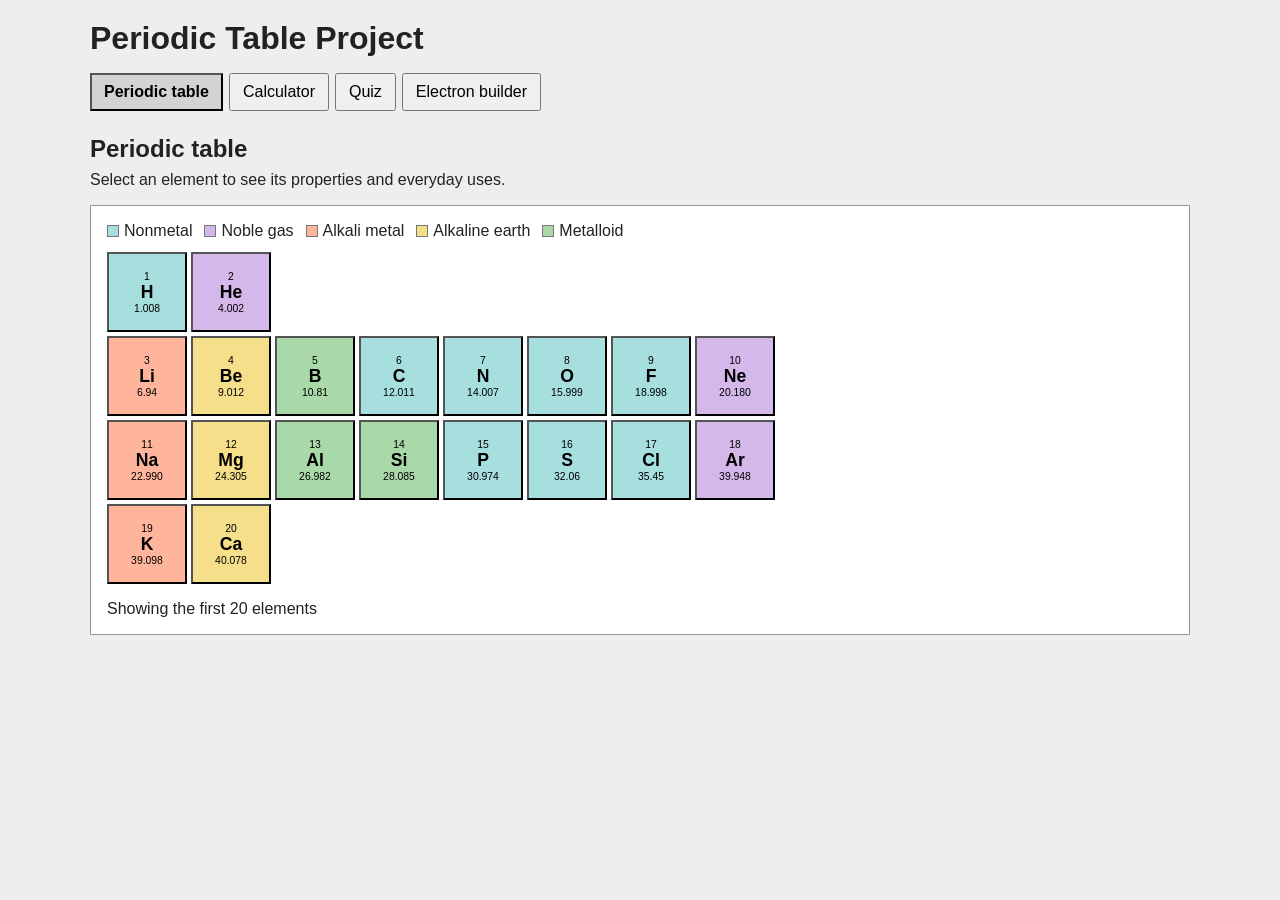
<file: index.html>
<!DOCTYPE html>
<html lang="en">
<head>
    <meta charset="UTF-8">
    <meta name="viewport" content="width=device-width, initial-scale=1.0">
    <meta name="theme-color" content="#eeeeee">
    <title>Periodic Table Project</title>
    <link rel="stylesheet" href="style.css">
    <script defer src="script.js"></script>
</head>
<body>
    <div class="app-shell">
        <header class="site-header">
            <h1>Periodic Table Project</h1>
            <nav class="main-nav" role="tablist" aria-label="Learning activities">
                <button class="nav-tab is-active" id="tab-table" type="button" role="tab" aria-selected="true" aria-controls="panel-table" data-panel="table">Periodic table</button>
                <button class="nav-tab" id="tab-calculator" type="button" role="tab" aria-selected="false" aria-controls="panel-calculator" data-panel="calculator">Calculator</button>
                <button class="nav-tab" id="tab-quiz" type="button" role="tab" aria-selected="false" aria-controls="panel-quiz" data-panel="quiz">Quiz</button>
                <button class="nav-tab" id="tab-builder" type="button" role="tab" aria-selected="false" aria-controls="panel-builder" data-panel="builder">Electron builder</button>
            </nav>
        </header>

        <main>
            <section class="app-panel is-active" id="panel-table" role="tabpanel" aria-labelledby="tab-table" data-panel-view="table">
                <div class="section-heading">
                    <div>
                        <h1>Periodic table</h1>
                        <p class="section-intro">Select an element to see its properties and everyday uses.</p>
                    </div>
                </div>
                <div class="table-card">
                    <div class="table-legend" aria-label="Element categories">
                        <span><i class="legend-dot nonmetal"></i>Nonmetal</span>
                        <span><i class="legend-dot noble"></i>Noble gas</span>
                        <span><i class="legend-dot alkali"></i>Alkali metal</span>
                        <span><i class="legend-dot alkaline"></i>Alkaline earth</span>
                        <span><i class="legend-dot metalloid"></i>Metalloid</span>
                    </div>
                    <div class="table-scroll" tabindex="0" aria-label="Scrollable periodic table">
                        <div class="periodic-grid" id="periodic-grid" aria-label="First 20 elements of the periodic table"></div>
                    </div>
                    <p class="table-caption">Showing the first 20 elements</p>
                </div>
            </section>

            <section class="app-panel" id="panel-calculator" role="tabpanel" aria-labelledby="tab-calculator" data-panel-view="calculator" hidden>
                <div class="section-heading">
                    <div>
                        <h1>Calculator</h1>
                        <p class="section-intro">Use the keypad or your keyboard. Supports brackets, square roots, and powers.</p>
                    </div>
                </div>
                <section id="calculator" class="calculator-card" aria-label="Calculator">
                    <div class="display-panel" aria-live="polite">
                        <output id="display" class="result" aria-label="Calculator display">0</output>
                    </div>
                    <div id="keys" class="keys">
                        <button type="button" data-value="(" class="function-btn">(</button>
                        <button type="button" data-value=")" class="function-btn">)</button>
                        <button type="button" data-action="backspace" class="function-btn" aria-label="Backspace">⌫</button>
                        <button type="button" data-action="clear" class="function-btn">AC</button>
                        <button type="button" data-value="sqrt(" class="function-btn">√</button>
                        <button type="button" data-value="^2" class="function-btn">x²</button>
                        <button type="button" data-value="^" class="function-btn">xʸ</button>
                        <button type="button" data-value="/" class="operator-btn">÷</button>
                        <button type="button" data-value="7">7</button>
                        <button type="button" data-value="8">8</button>
                        <button type="button" data-value="9">9</button>
                        <button type="button" data-value="*" class="operator-btn">×</button>
                        <button type="button" data-value="4">4</button>
                        <button type="button" data-value="5">5</button>
                        <button type="button" data-value="6">6</button>
                        <button type="button" data-value="-" class="operator-btn">−</button>
                        <button type="button" data-value="1">1</button>
                        <button type="button" data-value="2">2</button>
                        <button type="button" data-value="3">3</button>
                        <button type="button" data-value="+" class="operator-btn">+</button>
                        <button type="button" data-value="0" class="zero-btn">0</button>
                        <button type="button" data-value=".">.</button>
                        <button type="button" data-action="calculate" class="equals-btn">=</button>
                    </div>
                </section>
            </section>

            <section class="app-panel" id="panel-quiz" role="tabpanel" aria-labelledby="tab-quiz" data-panel-view="quiz" hidden>
                <div class="section-heading">
                    <div>
                        <h1>Periodic table quiz</h1>
                        <p class="section-intro">Choose a quiz, then answer each question to see how you did.</p>
                    </div>
                </div>
                <section class="quiz-card" aria-label="Periodic table quiz">
                    <div id="quiz-menu" class="quiz-menu">
                        <h2>Choose a quiz</h2>
                        <div class="quiz-choice-grid">
                            <button class="button button-primary" type="button" data-quiz="1">Start Quiz 1</button>
                            <button class="button button-primary" type="button" data-quiz="2">Start Quiz 2</button>
                            <button class="button button-primary" type="button" data-quiz="3">Start Quiz 3</button>
                        </div>
                    </div>
                    <div id="question-container" hidden>
                        <div class="quiz-progress" id="quiz-progress" aria-live="polite"></div>
                        <h2 id="question">Question</h2>
                        <div id="answer-buttons" class="answer-grid"></div>
                        <p id="quiz-feedback" class="quiz-feedback" role="status" aria-live="polite"></p>
                        <div class="quiz-actions">
                            <button id="next-btn" class="button button-primary" type="button" hidden>Next question</button>
                            <button id="menu-btn" class="button button-quiet" type="button" hidden>Back to quizzes</button>
                        </div>
                    </div>
                </section>
            </section>

            <section class="app-panel" id="panel-builder" role="tabpanel" aria-labelledby="tab-builder" data-panel-view="builder" hidden>
                <div class="section-heading builder-heading">
                    <div>
                        <h1>Build an atom</h1>
                        <p class="section-intro">Drag electrons into the correct shells, then check your answer.</p>
                    </div>
                    <div class="score" aria-live="polite"><strong id="score-count">0</strong><span class="score-divider">/</span><span id="score-goal">5</span><span class="score-label">solved</span></div>
                </div>
                <section class="builder-card" aria-labelledby="prompt-title">
                    <div class="challenge-copy">
                        <h2 id="prompt-title">Build this: <span id="element-name">Hydrogen</span></h2>
                        <div class="element-label" aria-label="Target element">
                            <span class="atomic-number" id="atomic-number">1</span>
                            <strong id="element-symbol">H</strong>
                            <span class="element-name-small" id="element-label">Hydrogen</span>
                        </div>
                    </div>
                    <div class="atom-stage" id="atom-stage" aria-label="Atom diagram. Drag electrons from the tray into the shell slots.">
                        <div class="shell" data-shell="1"></div>
                        <div class="shell" data-shell="2"></div>
                        <div class="shell" data-shell="3"></div>
                        <div class="shell" data-shell="4"></div>
                        <div class="nucleus" aria-hidden="true"><span id="nucleus-symbol">H</span></div>
                    </div>
                    <div class="practice-controls">
                        <div class="status-line" id="status-message" role="status" aria-live="polite">Drag the electron into an open shell slot.</div>
                        <div class="action-row">
                            <label class="goal-control" for="goal-select">Practice
                                <select id="goal-select" aria-label="Choose practice goal">
                                    <option value="5" selected>5 elements</option>
                                    <option value="10">10 elements</option>
                                    <option value="20">20 elements</option>
                                    <option value="0">Endless</option>
                                </select>
                            </label>
                            <button id="hint-button" class="button button-quiet" type="button">Hint</button>
                            <button id="check-button" class="button button-primary" type="button">Check answer</button>
                            <button id="next-button" class="button button-next" type="button" hidden>Next element</button>
                        </div>
                    </div>
                    <footer class="electron-tray">
                        <div class="tray-heading"><strong>Electron tray</strong><span id="tray-count">1 electron</span></div>
                        <div class="tray" id="electron-tray" aria-label="Electron tray"></div>
                    </footer>
                </section>
            </section>
        </main>
    </div>

    <div id="element-modal" class="modal-overlay" role="dialog" aria-modal="true" aria-labelledby="modal-name" hidden>
        <div class="modal-content">
            <button class="close-btn" id="modal-close" type="button" aria-label="Close element details">&times;</button>
            <div class="modal-header">
                <span id="modal-symbol" class="modal-elem-symbol">H</span>
                <div>
                    <h2 id="modal-name">Hydrogen</h2>
                    <span id="modal-category" class="badge">Nonmetal</span>
                </div>
            </div>
            <div class="modal-body-grid">
                <div class="modal-stats">
                    <p><strong>Atomic number:</strong> <span id="modal-atomic-num">1</span></p>
                    <p><strong>Mass number:</strong> <span id="modal-mass">1.008</span></p>
                    <p><strong>Protons:</strong> <span id="modal-protons">1</span></p>
                    <p><strong>Melting point:</strong> <span id="modal-melt">-259.2°C</span></p>
                    <p><strong>Boiling point:</strong> <span id="modal-boil">-252.9°C</span></p>
                    <p><strong>Everyday use:</strong> <span id="modal-use">Rocket fuel and ammonia production.</span></p>
                </div>
                <div class="image-box"><span class="placeholder-text">Element information</span></div>
            </div>
        </div>
    </div>
</body>
</html>
</file>
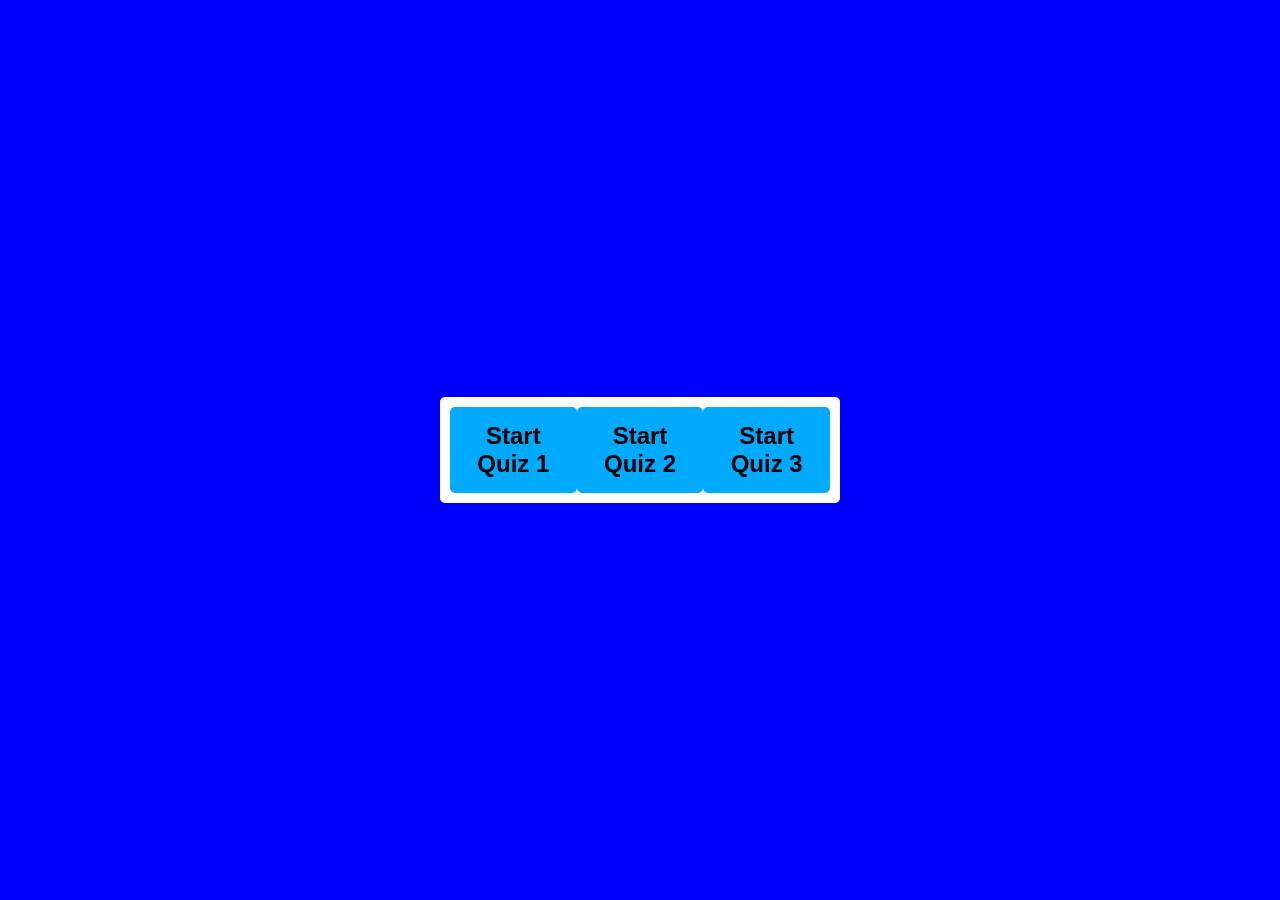
<file: Cameron Files/Index.html>
<!DOCTYPE html>
<html lang="en">
<head>
    <meta charset="UTF-8">
    <meta name="viewport" content="width=device-width, initial-scale=1.0">
    <link href="style.css" rel="stylesheet">
    <script defer src="script.js"></script>
    <title>Periodic Table Quiz</title>
</head>
<body>
<!--setting up the objects for the quiz-->
<div class="container">
    <div id="question-container" class="hide">
        <div id="question">Question</div>

        <div id="answer-buttons" class="btn-grid">
            <button class="btn">Answer 1</button>
            <button class="btn">Answer 2</button>
            <button class="btn">Answer 3</button>
            <button class="btn">Answer 4</button>
        </div>
    </div>

    <div class="controls">
        <button id="start-Q1-btn" class="start-Q1-btn btn">
            Start Quiz 1
        <button id="start-Q2-btn" class="start-Q2-btn btn">
            Start Quiz 2
        <button id="start-Q3-btn" class="start-Q3-btn btn">
            Start Quiz 3

        <button id="next-btn" class="next-btn btn hide">
            Next
        <button id="menu-btn" class="hide">Back to Main Menu</button>
        </button>
    </div>
</div>
</file>
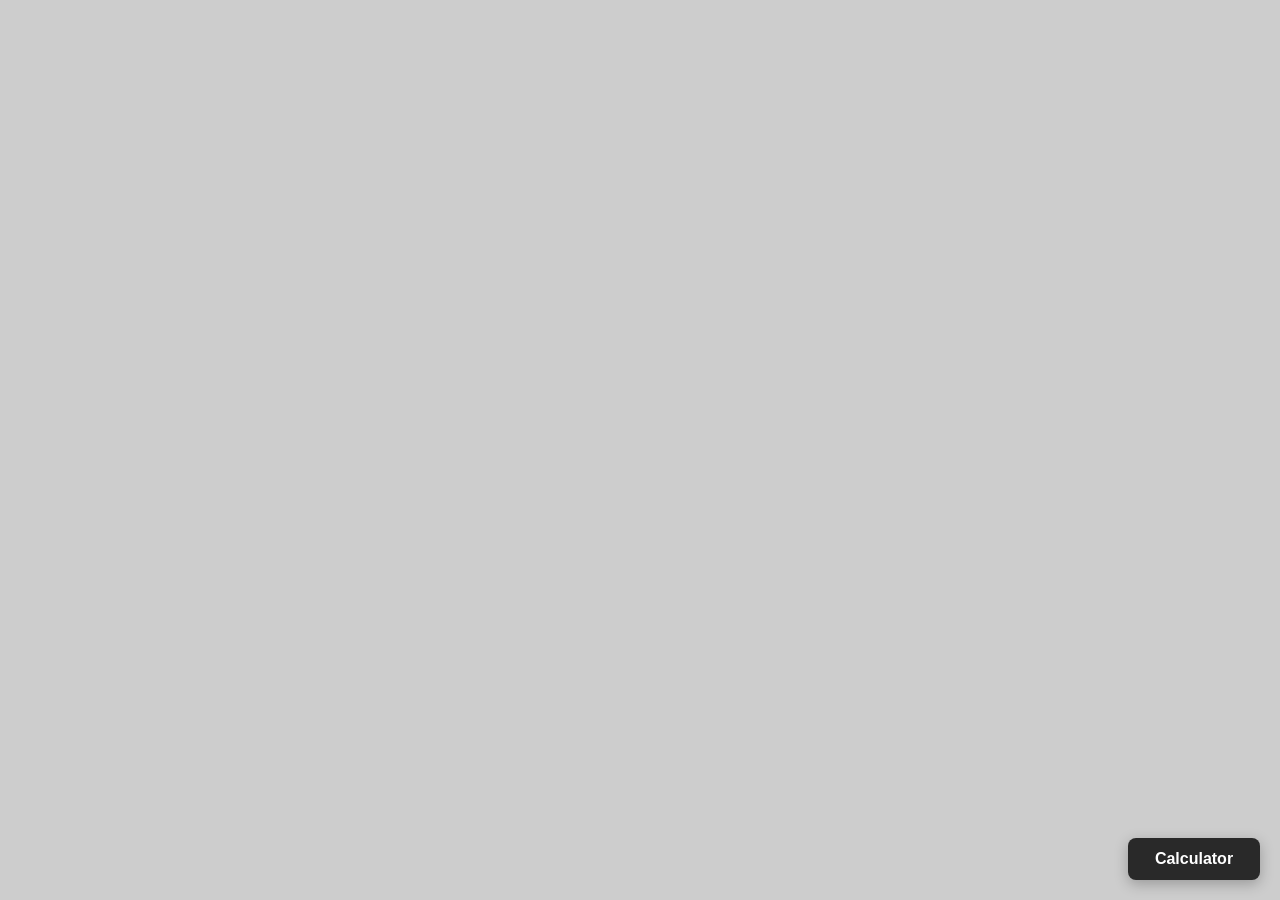
<file: calc.html>
<!DOCTYPE html>
<html lang="en">
<head>
    <meta charset="UTF-8">
    <meta name="viewport" content="width=device-width, initial-scale=1.0">
    <title>Calculator</title>
    <link rel="stylesheet" href="calc.css">
</head>
<body>
    <button id="calculator-toggle" type="button" aria-expanded="false" aria-controls="calculator">
        Calculator
    </button>

    <section id="calculator" aria-label="Calculator" hidden>
        <header class="calculator-header">
            <h1>Calculator</h1>
            <button id="calculator-close" class="close-btn" type="button" aria-label="Close calculator">&times;</button>
        </header>
        <div class="display-panel" aria-live="polite">
            <output id="display" class="result" aria-label="Calculator display">0</output>
        </div>
        <div id="keys" class="keys">
            <button type="button" data-value="(" class="function-btn">(</button>
            <button type="button" data-value=")" class="function-btn">)</button>
            <button type="button" data-action="backspace" class="function-btn">C</button>
            <button type="button" data-action="clear" class="function-btn">AC</button>

            <button type="button" data-value="sqrt(" class="function-btn">√</button>
            <button type="button" data-value="^2" class="function-btn">x²</button>
            <button type="button" data-value="^" class="function-btn">xʸ</button>
            <button type="button" data-value="/" class="operator-btn">÷</button>

            <button type="button" data-value="7">7</button>
            <button type="button" data-value="8">8</button>
            <button type="button" data-value="9">9</button>
            <button type="button" data-value="*" class="operator-btn">×</button>

            <button type="button" data-value="4">4</button>
            <button type="button" data-value="5">5</button>
            <button type="button" data-value="6">6</button>
            <button type="button" data-value="-" class="operator-btn">−</button>

            <button type="button" data-value="1">1</button>
            <button type="button" data-value="2">2</button>
            <button type="button" data-value="3">3</button>
            <button type="button" data-value="+" class="operator-btn">+</button>

            <button type="button" data-value="0" class="zero-btn">0</button>
            <button type="button" data-value=".">.</button>
            <button type="button" data-action="calculate" class="equals-btn">=</button>
        </div>
    </section>

    <script src="calc.js"></script>
</body>
</html>
</file>
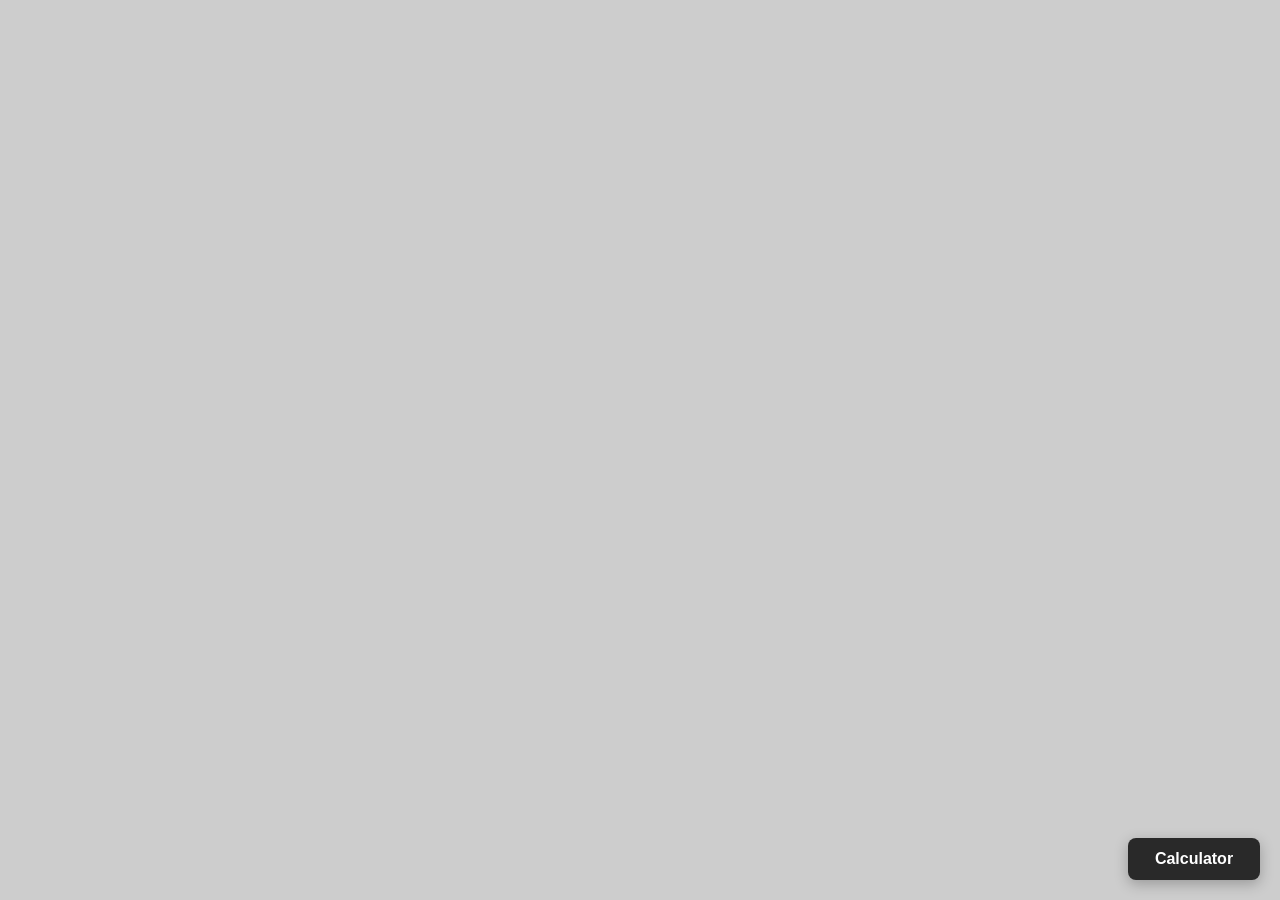
<file: Marks Files/calc.html>
<!DOCTYPE html>
<html lang="en">
<head>
    <meta charset="UTF-8">
    <meta name="viewport" content="width=device-width, initial-scale=1.0">
    <title>Calculator</title>
    <link rel="stylesheet" href="calc.css">
</head>
<body>
    <button id="calculator-toggle" type="button" aria-expanded="false" aria-controls="calculator">
        Calculator
    </button>

    <section id="calculator" aria-label="Calculator" hidden>
        <header class="calculator-header">
            <h1>Calculator</h1>
            <button id="calculator-close" class="close-btn" type="button" aria-label="Close calculator">&times;</button>
        </header>
        <div class="display-panel" aria-live="polite">
            <output id="display" class="result" aria-label="Calculator display">0</output>
        </div>
        <div id="keys" class="keys">
            <button type="button" data-value="(" class="function-btn">(</button>
            <button type="button" data-value=")" class="function-btn">)</button>
            <button type="button" data-action="backspace" class="function-btn">⌫</button>
            <button type="button" data-action="clear" class="function-btn">AC</button>

            <button type="button" data-value="sqrt(" class="function-btn">√</button>
            <button type="button" data-value="^2" class="function-btn">x²</button>
            <button type="button" data-value="^" class="function-btn">xʸ</button>
            <button type="button" data-value="/" class="operator-btn">÷</button>

            <button type="button" data-value="7">7</button>
            <button type="button" data-value="8">8</button>
            <button type="button" data-value="9">9</button>
            <button type="button" data-value="*" class="operator-btn">×</button>

            <button type="button" data-value="4">4</button>
            <button type="button" data-value="5">5</button>
            <button type="button" data-value="6">6</button>
            <button type="button" data-value="-" class="operator-btn">−</button>

            <button type="button" data-value="1">1</button>
            <button type="button" data-value="2">2</button>
            <button type="button" data-value="3">3</button>
            <button type="button" data-value="+" class="operator-btn">+</button>

            <button type="button" data-value="0" class="zero-btn">0</button>
            <button type="button" data-value=".">.</button>
            <button type="button" data-action="calculate" class="equals-btn">=</button>
        </div>
    </section>

    <script src="calc.js"></script>
</body>
</html>
</file>
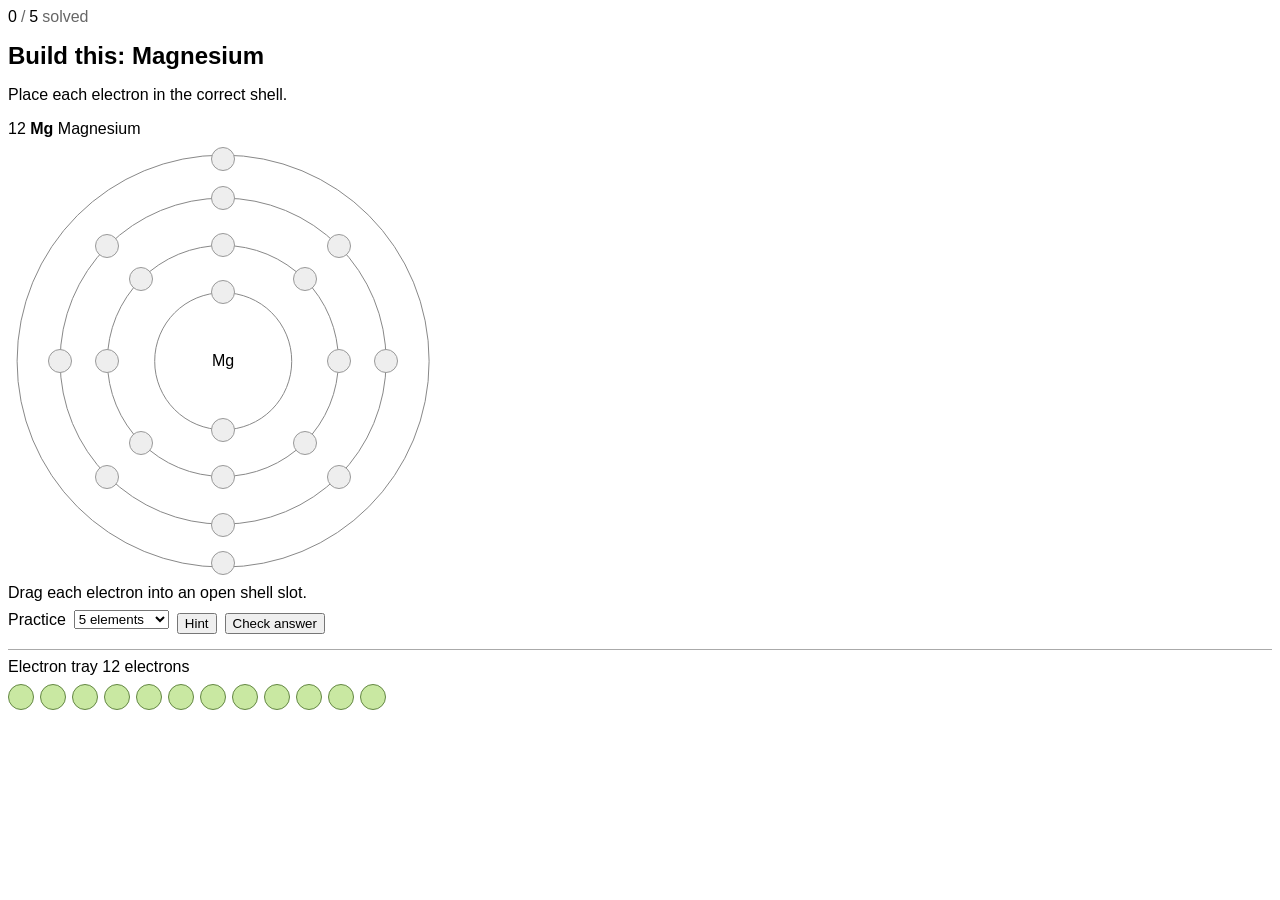
<file: Tyler testing Files/Drag.html>
<!DOCTYPE html>
<html lang="en">
<head>
    <meta charset="UTF-8">
    <meta name="viewport" content="width=device-width, initial-scale=1.0">
    <meta name="theme-color" content="#f2f4ef">
    <link rel="stylesheet" href="main.css">
</head>
<body>
    <main id="container">
        <header class="topbar">
            <div class="score" aria-live="polite"><span id="score-count">0</span><span class="score-divider">/</span><span id="score-goal">5</span><span class="score-label">solved</span></div>
        </header>

        <section class="practice" aria-labelledby="prompt-title">
            <div class="challenge-copy">
                <h1 id="prompt-title">Build this: <span id="element-name">Hydrogen</span></h1>
                <p class="prompt-line">Place each electron in the correct shell.</p>
                <div class="element-label" aria-label="Target element">
                    <span class="atomic-number" id="atomic-number">1</span>
                    <strong id="element-symbol">H</strong>
                    <span class="element-name-small" id="element-label">Hydrogen</span>
                </div>
            </div>

            <div class="atom-stage" id="atom-stage" aria-label="Atom diagram. Drag electrons from the tray into the shell slots.">
                <div class="shell" data-shell="1"></div>
                <div class="shell" data-shell="2"></div>
                <div class="shell" data-shell="3"></div>
                <div class="shell" data-shell="4"></div>
                <div class="nucleus" aria-hidden="true"><span id="nucleus-symbol">H</span></div>
            </div>

            <div class="practice-controls">
                <div class="status-line" id="status-message" role="status" aria-live="polite">Drag the electron into an open shell slot.</div>
                <div class="action-row">
                    <label class="goal-control" for="goal-select">Practice
                        <select id="goal-select" aria-label="Choose practice goal">
                            <option value="5" selected>5 elements</option>
                            <option value="10">10 elements</option>
                            <option value="20">20 elements</option>
                            <option value="0">Endless</option>
                        </select>
                    </label>
                    <button id="hint-button" class="button button-quiet" type="button">Hint</button>
                    <button id="check-button" class="button button-primary" type="button">Check answer</button>
                    <button id="next-button" class="button button-next" type="button" hidden>Next element</button>
                </div>
            </div>
        </section>

        <footer class="electron-tray">
            <div class="tray-heading"><span>Electron tray</span> <span id="tray-count">1 electron</span></div>
            <div class="tray" id="electron-tray" aria-label="Electron tray"></div>
        </footer>
    </main>
    <script src="main.js"></script>
</body>
</html>
</file>
<file: style.css>
* {
    box-sizing: border-box;
}

body {
    margin: 0;
    padding: 20px;
    background: #eee;
    color: #222;
    font-family: Arial, sans-serif;
}

button,
select {
    font: inherit;
}

button {
    cursor: pointer;
}

[hidden] {
    display: none !important;
}

.app-shell {
    max-width: 1100px;
    margin: 0 auto;
}

.site-header {
    margin-bottom: 24px;
}

.site-header h1 {
    margin: 0 0 16px;
}

.main-nav {
    display: flex;
    flex-wrap: wrap;
    gap: 6px;
}

.nav-tab {
    padding: 8px 12px;
}

.nav-tab.is-active {
    background: #d3d3d3;
    font-weight: bold;
}

.section-heading {
    margin: 24px 0 16px;
}

.section-heading h1 {
    margin-bottom: 8px;
}

.section-intro {
    margin: 0;
}

.table-card,
.calculator-card,
.quiz-card,
.builder-card {
    padding: 16px;
    border: 1px solid #999;
    background: #fff;
}

.table-legend {
    display: flex;
    flex-wrap: wrap;
    gap: 12px;
    margin-bottom: 12px;
}

.table-legend span {
    display: inline-flex;
    align-items: center;
    gap: 5px;
}

.legend-dot {
    width: 12px;
    height: 12px;
    border: 1px solid #777;
}

.table-scroll {
    overflow-x: auto;
}

.periodic-grid {
    display: grid;
    width: max-content;
    grid-template-columns: repeat(8, 80px);
    grid-template-rows: repeat(4, 80px);
    gap: 4px;
}

.periodic-element {
    display: flex;
    min-width: 0;
    flex-direction: column;
    align-items: center;
    justify-content: center;
    padding: 3px;
}

.element-number,
.element-mass {
    font-size: 0.65rem;
}

.element-symbol {
    font-size: 1.1rem;
    font-weight: bold;
}

.alkali { background: #ffb59b; }
.alkaline { background: #f5df8b; }
.metalloid { background: #a9d8a9; }
.nonmetal { background: #a7dede; }
.noble { background: #d4b8e9; }

.table-caption {
    margin-bottom: 0;
}

.calculator-card {
    max-width: 340px;
    margin: 0 auto;
    overflow: hidden;
    border: 1px solid #555;
    border-radius: 14px;
    background: #252525;
    color: white;
    box-shadow: 0 8px 28px rgb(0 0 0 / 35%);
}

.display-panel {
    min-height: 72px;
    padding: 10px 14px;
    background: #fff;
    text-align: right;
}

.result {
    display: block;
    min-height: 50px;
    overflow-x: auto;
    color: #222;
    font-size: 2rem;
    line-height: 50px;
    white-space: nowrap;
}

.keys {
    display: grid;
    grid-template-columns: repeat(4, minmax(0, 1fr));
    gap: 6px;
    padding: 10px;
}

.keys button {
    aspect-ratio: 1;
    min-width: 0;
    min-height: 0;
    padding: 4px;
    border: 0;
    border-radius: 50%;
    background: #555;
    color: white;
    font-size: 0.95rem;
}

.keys .zero-btn {
    grid-column: span 2;
    aspect-ratio: auto;
    border-radius: 28px;
}

.keys button:hover {
    background: #707070;
}

.keys .function-btn {
    background: #3d4a59;
}

.keys .function-btn:hover {
    background: #50657b;
}

.keys .operator-btn {
    background: #b36b14;
}

.keys .operator-btn:hover {
    background: #d18118;
}

.keys .equals-btn {
    background: #366b9c;
    font-size: 1.1rem;
    font-weight: 700;
}

.keys .equals-btn:hover {
    background: #4384bd;
}

.quiz-card {
    max-width: 420px;
    margin: 0 auto;
    border: 10px solid hsl(200, 100%, 50%);
    border-radius: 5px;
    background: white;
    color: #222;
}

.quiz-choice-grid {
    display: grid;
    grid-template-columns: 1fr;
    gap: 8px;
}

.answer-grid {
    display: grid;
    grid-template-columns: repeat(2, minmax(0, 1fr));
    gap: 8px;
}

.quiz-choice-grid .button {
    padding: 12px;
    border: 5px solid hsl(200, 100%, 50%);
    border-radius: 5px;
    background: hsl(200, 100%, 50%);
    color: #111;
    font-size: 1rem;
    font-weight: bold;
}

.quiz-progress {
    margin-bottom: 10px;
}

.answer-button {
    min-height: 42px;
    border: 5px solid hsl(200, 100%, 50%);
    border-radius: 5px;
    background: hsl(200, 100%, 50%);
    color: #111;
}

.answer-button:hover:not(:disabled) {
    border-color: hsl(200, 100%, 40%);
    background: hsl(200, 100%, 40%);
}

.answer-button.is-correct {
    border-color: hsl(145, 100%, 50%);
    background: hsl(145, 100%, 50%);
}

.answer-button.is-wrong {
    border-color: hsl(0, 100%, 50%);
    background: hsl(0, 100%, 50%);
}

.quiz-choice-grid .button:hover {
    border-color: hsl(200, 100%, 40%);
    background: hsl(200, 100%, 40%);
}

.quiz-progress {
    color: #333;
}

.quiz-feedback.is-correct {
    color: #167436;
}

.quiz-feedback.is-wrong {
    color: #a11;
}

.quiz-actions .button {
    border: 2px solid hsl(200, 100%, 50%);
    border-radius: 5px;
    background: hsl(200, 100%, 50%);
    color: #111;
    font-weight: bold;
}

.quiz-actions .button:hover {
    border-color: hsl(200, 100%, 40%);
    background: hsl(200, 100%, 40%);
}

.quiz-actions,
.action-row {
    display: flex;
    flex-wrap: wrap;
    align-items: center;
    gap: 8px;
}

.quiz-feedback {
    min-height: 20px;
}

.builder-heading {
    display: flex;
    align-items: center;
    justify-content: space-between;
    gap: 12px;
}

.builder-heading h1 {
    margin: 0 0 8px;
}

.score {
    display: flex;
    gap: 5px;
    align-items: baseline;
}

.challenge-copy h2 {
    margin-top: 0;
}

.element-label {
    display: inline-flex;
    align-items: center;
    gap: 8px;
    padding: 6px 10px;
    border: 1px solid #aaa;
}

.element-label strong {
    font-size: 1.3rem;
}

.atom-stage {
    position: relative;
    width: min(390px, 85vw);
    aspect-ratio: 1;
    margin: 12px auto;
}

.shell {
    position: absolute;
    top: 50%;
    left: 50%;
    aspect-ratio: 1;
    border: 1px solid #888;
    border-radius: 50%;
    transform: translate(-50%, -50%);
    pointer-events: none;
}

.shell[data-shell="1"] { width: 32%; }
.shell[data-shell="2"] { width: 54%; }
.shell[data-shell="3"] { width: 76%; }
.shell[data-shell="4"] { width: 96%; }

.nucleus {
    position: absolute;
    top: 50%;
    left: 50%;
    transform: translate(-50%, -50%);
    pointer-events: none;
    font-weight: bold;
}

.electron-slot {
    position: absolute;
    z-index: 3;
    width: 24px;
    height: 24px;
    border: 1px solid #999;
    border-radius: 50%;
    background: #eee;
    transform: translate(-50%, -50%);
}

.electron-slot.is-filled {
    background: #c9e8a2;
}

.electron {
    position: relative;
    z-index: 4;
    flex: 0 0 26px;
    width: 26px;
    height: 26px;
    padding: 0;
    border: 1px solid #638743;
    border-radius: 50%;
    background: #c9e8a2;
    cursor: grab;
    touch-action: none;
}

.electron-slot .electron {
    width: 20px;
    height: 20px;
    min-width: 20px;
}

.electron.is-dragging {
    position: fixed;
    z-index: 20;
    cursor: grabbing;
}

.status-line {
    margin: 12px 0;
}

.status-line.is-error {
    color: #a00;
}

.status-line.is-correct {
    color: #176b28;
}

.goal-control {
    display: inline-flex;
    align-items: center;
    gap: 8px;
}

.electron-tray {
    margin-top: 16px;
    padding-top: 12px;
    border-top: 1px solid #aaa;
}

.tray-heading {
    display: flex;
    justify-content: space-between;
    margin-bottom: 8px;
}

.tray {
    display: flex;
    min-height: 30px;
    flex-wrap: wrap;
    gap: 6px;
}

.modal-overlay {
    position: fixed;
    z-index: 50;
    inset: 0;
    display: flex;
    align-items: center;
    justify-content: center;
    padding: 20px;
    background: rgb(0 0 0 / 65%);
}

.modal-content {
    position: relative;
    width: min(650px, 100%);
    padding: 24px;
    background: white;
    color: #222;
}

.close-btn {
    position: absolute;
    top: 8px;
    right: 10px;
    font-size: 1.4rem;
}

.modal-header {
    display: flex;
    align-items: center;
    gap: 12px;
    margin-bottom: 16px;
    border-bottom: 1px solid #ccc;
}

.modal-header h2 {
    margin-bottom: 5px;
}

.modal-elem-symbol {
    font-size: 2rem;
    font-weight: bold;
}

.modal-body-grid {
    display: grid;
    grid-template-columns: 1.2fr 1fr;
    gap: 16px;
}

.image-box {
    display: grid;
    min-height: 120px;
    place-items: center;
    border: 1px dashed #aaa;
}

@media (max-width: 600px) {
    body {
        padding: 12px;
    }

    .quiz-choice-grid,
    .modal-body-grid {
        grid-template-columns: 1fr;
    }

    .answer-grid {
        grid-template-columns: 1fr;
    }

    .builder-heading {
        align-items: flex-start;
        flex-direction: column;
    }
}
</file>
<file: Cameron Files/style.css>
*,  *::before,  *::after {
    box-sizing: border-box;
    font-family: sans-serif;
}


:root {
    --hue-neutral: 200;
    --hue-wrong: 0;
    --hue-correct: 145;
}


body {
    padding: 0; 
    margin: 0;
    display: flex; 
    width: 100vw; 
    height: 100vh;
    justify-content: center; 
    align-items: center;
    background-color: blue;

}

body.correct {
    background-color: hsl(var(--hue-correct), 100%, 50%);
}

body.wrong {
    background-color: hsl(var(--hue-wrong), 100%, 50%);
}

.container {
    border: 10px solid hsl(var(--hue), 100%, 50%);
    width: 400px;
    max-width: 80%;
    background-color: white;
    border-radius: 5px;
    padding: 10px;
}

.btn-grid {
    display: grid;
    grid-template-columns: repeat(2, 1fr);
    gap: 10px;
    margin: 20px;
}

.btn {
    --hue: var(--hue-neutral);
    border: 10px solid hsl(var(--hue), 100%, 50%);
    background-color: hsl(var(--hue), 100%, 50%);
    border-radius: 5px;
    padding: 5px;
}

.btn:hover {
    background-color: hsl(var(--hue), 100%, 40%);
    border-color: hsl(var(--hue), 100%, 40%);
}

.btn.correct {
    --hue: var(--hue-correct);
}

.btn.wrong {
    --hue: var(--hue-wrong);
}

.start-Q1-btn, .start-Q2-btn, .start-Q3-btn, .next-btn {
    font-size: 1.5rem;
    font-weight: bold;
}

.controls {
    display: flex;
    justify-content: center;
    align-items: center;
}

.hide {
    display: none;
}
</file>
<file: calc.css>
* {
    box-sizing: border-box;
}

body {
    min-height: 100vh;
    margin: 0;
    background-color: rgb(205, 205, 205);
    font-family: Arial, sans-serif;
}

#calculator-toggle {
    position: fixed;
    right: 20px;
    bottom: 20px;
    min-width: 132px;
    padding: 12px 20px;
    border: 0;
    border-radius: 8px;
    background: #292929;
    color: white;
    font-size: 1rem;
    font-weight: 700;
    cursor: pointer;
    box-shadow: 0 4px 14px rgb(0 0 0 / 25%);
}

#calculator-toggle:hover {
    background: #414141;
}

#calculator {
    position: fixed;
    right: 20px;
    bottom: 20px;
    width: min(320px, calc(100vw - 24px));
    max-height: calc(100vh - 40px);
    overflow-y: auto;
    border: 1px solid #555;
    border-radius: 14px;
    background: #252525;
    color: white;
    box-shadow: 0 8px 28px rgb(0 0 0 / 40%);
}

#calculator[hidden] {
    display: none;
}

.calculator-header {
    display: flex;
    align-items: center;
    justify-content: space-between;
    padding: 8px 10px 8px 16px;
    background: #303030;
}

.calculator-header h1 {
    margin: 0;
    font-size: 1rem;
    font-weight: 600;
}

#calculator .close-btn {
    width: 32px;
    height: 32px;
    border: 0;
    border-radius: 50%;
    background: transparent;
    color: #ddd;
    font-size: 1.5rem;
    cursor: pointer;
}

#calculator .close-btn:hover {
    background: #4b4b4b;
}

.display-panel {
    min-height: 72px;
    padding: 10px 14px;
    overflow: hidden;
    background: #fff;
    text-align: right;
}

.result {
    display: block;
    min-height: 50px;
    overflow-x: auto;
    color: #222;
    font-size: 2rem;
    line-height: 50px;
    white-space: nowrap;
}

.keys {
    display: grid;
    grid-template-columns: repeat(4, minmax(0, 1fr));
    gap: 6px;
    padding: 10px;
}

#calculator .keys button {
    aspect-ratio: 1;
    min-width: 0;
    min-height: 0;
    padding: 4px;
    border: 0;
    border-radius: 50%;
    background: #555;
    color: white;
    font-size: 0.95rem;
    cursor: pointer;
}

#calculator .keys button:hover {
    background: #707070;
}

#calculator .keys .function-btn {
    background: #3d4a59;
}

#calculator .keys .function-btn:hover {
    background: #50657b;
}

#calculator .keys .operator-btn {
    background: #b36b14;
}

#calculator .keys .operator-btn:hover {
    background: #d18118;
}

#calculator .keys .equals-btn {
    background: #366b9c;
    font-size: 1.1rem;
    font-weight: 700;
}

#calculator .keys .equals-btn:hover {
    background: #4384bd;
}

@media (max-height: 600px) {
    #calculator {
        bottom: 8px;
        max-height: calc(100vh - 16px);
    }

    .keys {
        gap: 4px;
        padding: 7px;
    }

    #calculator .keys button {
        min-height: 34px;
    }
}
</file>
<file: Marks Files/calc.css>
* {
    box-sizing: border-box;
}

body {
    min-height: 100vh;
    margin: 0;
    background-color: rgb(205, 205, 205);
    font-family: Arial, sans-serif;
}

#calculator-toggle {
    position: fixed;
    right: 20px;
    bottom: 20px;
    min-width: 132px;
    padding: 12px 20px;
    border: 0;
    border-radius: 8px;
    background: #292929;
    color: white;
    font-size: 1rem;
    font-weight: 700;
    cursor: pointer;
    box-shadow: 0 4px 14px rgb(0 0 0 / 25%);
}

#calculator-toggle:hover {
    background: #414141;
}

#calculator {
    position: fixed;
    right: 20px;
    bottom: 20px;
    width: min(320px, calc(100vw - 24px));
    max-height: calc(100vh - 40px);
    overflow-y: auto;
    border: 1px solid #555;
    border-radius: 14px;
    background: #252525;
    color: white;
    box-shadow: 0 8px 28px rgb(0 0 0 / 40%);
}

#calculator[hidden] {
    display: none;
}

.calculator-header {
    display: flex;
    align-items: center;
    justify-content: space-between;
    padding: 8px 10px 8px 16px;
    background: #303030;
}

.calculator-header h1 {
    margin: 0;
    font-size: 1rem;
    font-weight: 600;
}

#calculator .close-btn {
    width: 32px;
    height: 32px;
    border: 0;
    border-radius: 50%;
    background: transparent;
    color: #ddd;
    font-size: 1.5rem;
    cursor: pointer;
}

#calculator .close-btn:hover {
    background: #4b4b4b;
}

.display-panel {
    min-height: 72px;
    padding: 10px 14px;
    overflow: hidden;
    background: #fff;
    text-align: right;
}

.result {
    display: block;
    min-height: 50px;
    overflow-x: auto;
    color: #222;
    font-size: 2rem;
    line-height: 50px;
    white-space: nowrap;
}

.keys {
    display: grid;
    grid-template-columns: repeat(4, minmax(0, 1fr));
    gap: 6px;
    padding: 10px;
}

#calculator .keys button {
    aspect-ratio: 1;
    min-width: 0;
    min-height: 0;
    padding: 4px;
    border: 0;
    border-radius: 50%;
    background: #555;
    color: white;
    font-size: 0.95rem;
    cursor: pointer;
}

#calculator .keys button:hover {
    background: #707070;
}

#calculator .keys .function-btn {
    background: #3d4a59;
}

#calculator .keys .function-btn:hover {
    background: #50657b;
}

#calculator .keys .operator-btn {
    background: #b36b14;
}

#calculator .keys .operator-btn:hover {
    background: #d18118;
}

#calculator .keys .equals-btn {
    background: #366b9c;
    font-size: 1.1rem;
    font-weight: 700;
}

#calculator .keys .equals-btn:hover {
    background: #4384bd;
}

@media (max-height: 600px) {
    #calculator {
        bottom: 8px;
        max-height: calc(100vh - 16px);
    }

    .keys {
        gap: 4px;
        padding: 7px;
    }

    #calculator .keys button {
        min-height: 34px;
    }
}
</file>
<file: Tyler testing Files/main.css>
* { box-sizing: border-box; }

body { 
    margin: 8px; 
    font-family: Arial, sans-serif; 
}

.topbar { 
    margin-bottom: 8px; 

}
.score { 
    display: flex; 
    gap: 4px; 
    align-items: baseline; 
}

.score-divider, .score-label { color: #666; }

.practice { 
    display: block; 
}

.challenge-copy { 
    text-align: left; 
}

h1 { 
    margin: 0.67em 0; 
    font-size: 24px; 
}

.prompt-line { 
    margin: 1em 0; 
}

.element-label { 
    margin: 8px 0; 
}

.atom-stage { 
    position: relative; 
    width: min(430px, 90vw); 
    aspect-ratio: 1; 
    margin: 8px 0; 
}

.shell { 
    position: absolute; 
    top: 50%; left: 50%; 
    aspect-ratio: 1; 
    border: 1px solid #888; 
    border-radius: 50%; 
    transform: translate(-50%, -50%); 
    pointer-events: none; 
}

.shell[data-shell="1"] { width: 32%; }
.shell[data-shell="2"] { width: 54%; }
.shell[data-shell="3"] { width: 76%; }
.shell[data-shell="4"] { width: 96%; }

.nucleus { 
    position: absolute; 
    top: 50%; left: 50%; 
    transform: translate(-50%, -50%); 
    pointer-events: none; 
}

.electron-slot { 
    position: absolute; 
    z-index: 3; 
    width: 24px; 
    height: 24px; 
    border: 1px 
    solid #999; 
    border-radius: 
    50%; background: #eee; 
    transform: translate(-50%, -50%); 
}

.electron-slot.is-filled { 
    background: #c9e8a2; 
}
.electron { 
    position: relative; 
    z-index: 4; 
    flex: 0 0 26px; 
    width: 26px; 
    height: 26px; 
    padding: 0; 
    border: 1px solid #638743; 
    border-radius: 50%; 
    background: #c9e8a2; 
    cursor: grab; 
    touch-action: none; 
}

.electron-slot .electron { 
    width: 20px; 
    height: 20px; 
    min-width: 20px; 
}

.electron.is-dragging { 
    position: fixed; 
    z-index: 20; 
    cursor: grabbing; }

.practice-controls { 
    margin-top: 8px; 
}

.status-line { 
    margin-bottom: 8px; 
}

.action-row { 
    display: flex; 
    flex-wrap: wrap; 
    align-items: center; 
    gap: 8px; 
}

.goal-control { display: flex; align-items: center; gap: 8px; margin-bottom: 8px; }

.electron-tray { 
    margin-top: 12px; 
    padding-top: 8px; 
    border-top: 1px solid #aaa; 
}

.tray-heading { 
    margin-bottom: 8px; 
}

.tray { 
    min-height: 32px; 
    display: flex; 
    flex-wrap: wrap; 
    gap: 6px; 
}
</file>
